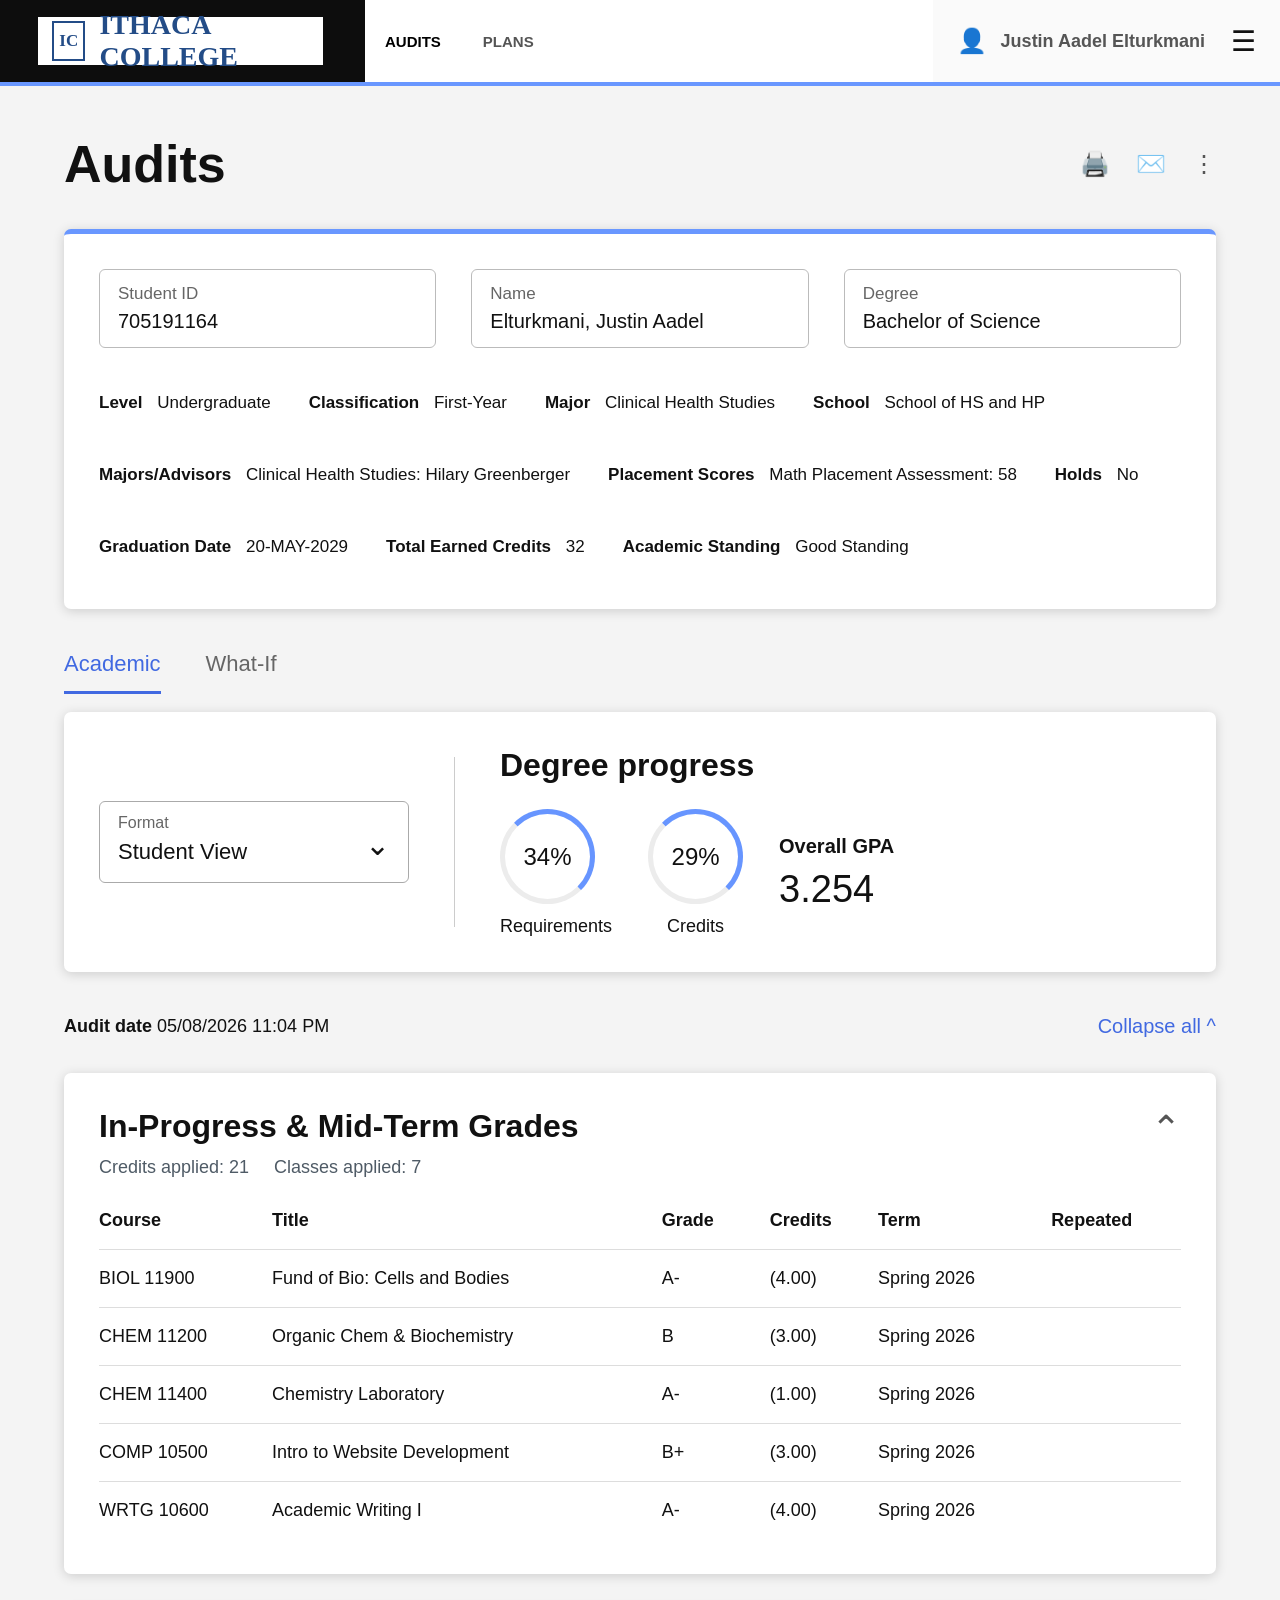
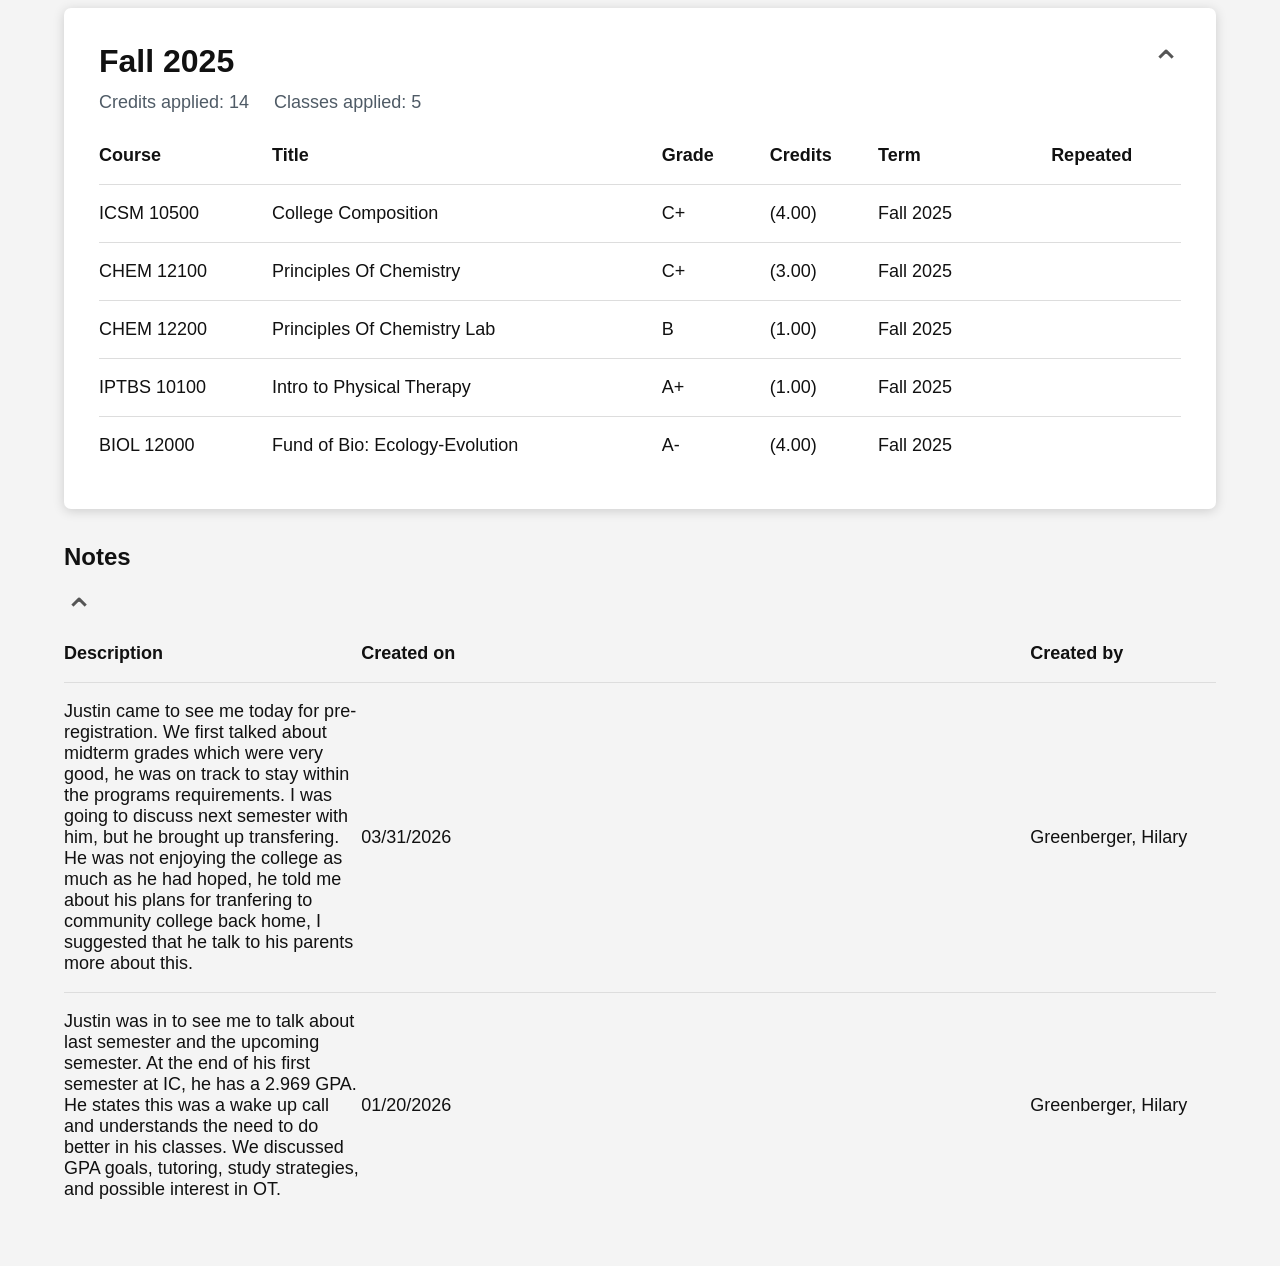
<file: index.html>
<!DOCTYPE html>
<html lang="en">
<head>
  <meta charset="UTF-8" />
  <meta name="viewport" content="width=device-width, initial-scale=1.0"/>
  <title>Ithaca College Degree Audit</title>
  <link rel="stylesheet" href="style.css"/>
</head>

<body>

  <!-- HEADER -->
  <header class="main-header">

    <div class="logo-section">
      <div class="logo-box">
        <div class="ic-logo">IC</div>
        <div class="college-name">ITHACA COLLEGE</div>
      </div>
    </div>

    <nav class="main-nav">
      <a class="active-nav">AUDITS</a>
      <a>PLANS</a>
    </nav>

    <div class="user-section">
      <div class="user-left">
        <div class="profile-circle">👤</div>
        <span>Justin Aadel Elturkmani</span>
      </div>

      <div class="menu-icon">☰</div>
    </div>

  </header>

  <div class="header-line"></div>

  <!-- PAGE -->
  <main class="page-container">

    <!-- TITLE -->
    <section class="title-row">
      <h1>Audits</h1>

      <div class="top-icons">
        <span>🖨️</span>
        <span>✉️</span>
        <span>⋮</span>
      </div>
    </section>

    <!-- TOP INFO CARD -->
    <section class="top-card">

      <div class="top-grid">

        <div class="top-box">
          <span>Student ID</span>
          <strong>705191164</strong>
        </div>

        <div class="top-box">
          <span>Name</span>
          <strong>Elturkmani, Justin Aadel</strong>
        </div>

        <div class="top-box">
          <span>Degree</span>
          <strong>Bachelor of Science</strong>
        </div>

      </div>

      <div class="info-row">
        <p><strong>Level</strong> Undergraduate</p>
        <p><strong>Classification</strong> First-Year</p>
        <p><strong>Major</strong> Clinical Health Studies</p>
        <p><strong>School</strong> School of HS and HP</p>
      </div>

      <div class="info-row">
        <p><strong>Majors/Advisors</strong> Clinical Health Studies: Hilary Greenberger</p>
        <p><strong>Placement Scores</strong> Math Placement Assessment: 58</p>
        <p><strong>Holds</strong> No</p>
      </div>

      <div class="info-row bottom-info">
        <p><strong>Graduation Date</strong> 20-MAY-2029</p>
        <p><strong>Total Earned Credits</strong> 32</p>
        <p><strong>Academic Standing</strong> Good Standing</p>
      </div>

    </section>

    <!-- TABS -->
    <nav class="tabs">
      <a class="active-tab">Academic</a>
      <a>What-If</a>
    </nav>

    <!-- PROGRESS -->
    <section class="progress-card">

      <div class="format-box">
        <span>Format</span>
        <strong>Student View</strong>
        <div class="dropdown">⌄</div>
      </div>

      <div class="vertical-line"></div>

      <div class="degree-progress">

        <h2>Degree progress</h2>

        <div class="progress-content">

          <div class="circle-group">
            <div class="circle">34%</div>
            <p>Requirements</p>
          </div>

          <div class="circle-group">
            <div class="circle">29%</div>
            <p>Credits</p>
          </div>

          <div class="gpa-box">
            <h4>Overall GPA</h4>
            <p>3.254</p>
          </div>

        </div>
      </div>

    </section>

    <!-- AUDIT ROW -->
    <section class="audit-row">
      <p><strong>Audit date</strong> 05/08/2026 11:04 PM</p>
      <a>Collapse all ^</a>
    </section>

    <!-- SPRING 2026 -->
    <section class="grades-card">

      <div class="grades-header">
        <div>
          <h1>In-Progress & Mid-Term Grades</h1>
          <p>Credits applied: 21 &nbsp;&nbsp;&nbsp; Classes applied: 7</p>
        </div>

        <div class="arrow">⌃</div>
      </div>

      <table>

        <thead>
          <tr>
            <th>Course</th>
            <th>Title</th>
            <th>Grade</th>
            <th>Credits</th>
            <th>Term</th>
            <th>Repeated</th>
          </tr>
        </thead>

        <tbody>

          <tr>
            <td>BIOL 11900</td>
            <td>Fund of Bio: Cells and Bodies</td>
            <td>A-</td>
            <td>(4.00)</td>
            <td>Spring 2026</td>
            <td></td>
          </tr>

          <tr>
            <td>CHEM 11200</td>
            <td>Organic Chem & Biochemistry</td>
            <td>B</td>
            <td>(3.00)</td>
            <td>Spring 2026</td>
            <td></td>
          </tr>

          <tr>
            <td>CHEM 11400</td>
            <td>Chemistry Laboratory</td>
            <td>A-</td>
            <td>(1.00)</td>
            <td>Spring 2026</td>
            <td></td>
          </tr>

          <tr>
            <td>COMP 10500</td>
            <td>Intro to Website Development</td>
            <td>B+</td>
            <td>(3.00)</td>
            <td>Spring 2026</td>
            <td></td>
          </tr>

          <tr>
            <td>WRTG 10600</td>
            <td>Academic Writing I</td>
            <td>A-</td>
            <td>(4.00)</td>
            <td>Spring 2026</td>
            <td></td>
          </tr>

        </tbody>

      </table>

    </section>

    <!-- FALL 2025 -->
    <section class="grades-card">

      <div class="grades-header">
        <div>
          <h1>Fall 2025</h1>
          <p>Credits applied: 14 &nbsp;&nbsp;&nbsp; Classes applied: 5</p>
        </div>

        <div class="arrow">⌃</div>
      </div>

      <table>

        <thead>
          <tr>
            <th>Course</th>
            <th>Title</th>
            <th>Grade</th>
            <th>Credits</th>
            <th>Term</th>
            <th>Repeated</th>
          </tr>
        </thead>

        <tbody>

          <tr>
            <td>ICSM 10500</td>
            <td>College Composition</td>
            <td>C+</td>
            <td>(4.00)</td>
            <td>Fall 2025</td>
            <td></td>
          </tr>

          <tr>
            <td>CHEM 12100</td>
            <td>Principles Of Chemistry</td>
            <td>C+</td>
            <td>(3.00)</td>
            <td>Fall 2025</td>
            <td></td>
          </tr>

          <tr>
            <td>CHEM 12200</td>
            <td>Principles Of Chemistry Lab</td>
            <td>B</td>
            <td>(1.00)</td>
            <td>Fall 2025</td>
            <td></td>
          </tr>

          <tr>
            <td>IPTBS 10100</td>
            <td>Intro to Physical Therapy</td>
            <td>A+</td>
            <td>(1.00)</td>
            <td>Fall 2025</td>
            <td></td>
          </tr>

          <tr>
            <td>BIOL 12000</td>
            <td>Fund of Bio: Ecology-Evolution</td>
            <td>A-</td>
            <td>(4.00)</td>
            <td>Fall 2025</td>
            <td></td>
          </tr>

        </tbody>

      </table>

    </section>

    <!-- NOTES -->
    <section class="notes-card">

      <div class="notes-header">
        <h1>Notes</h1>
        <div class="arrow">⌃</div>
      </div>

      <table>

        <thead>
          <tr>
            <th>Description</th>
            <th>Created on</th>
            <th>Created by</th>
          </tr>
        </thead>

        <tbody>

          <tr>
            <td>
              Justin came to see me today for pre-registration. We first talked about midterm grades which were very good, he was on track to stay within the programs requirements. I was going to discuss next semester with him, but he brought up transfering. He was not enjoying the college as much as he had hoped, he told me about his plans for tranfering to community college back home, I suggested that he talk to his parents more about this.
            </td>

            <td>03/31/2026</td>

            <td>Greenberger, Hilary</td>
          </tr>

          <tr>
            <td>
              Justin was in to see me to talk about last semester and the upcoming semester. At the end of his first semester at IC, he has a 2.969 GPA. He states this was a wake up call and understands the need to do better in his classes. We discussed GPA goals, tutoring, study strategies, and possible interest in OT.
            </td>

            <td>01/20/2026</td>

            <td>Greenberger, Hilary</td>
          </tr>

        </tbody>

      </table>

    </section>

  </main>

</body>
</html>
</file>
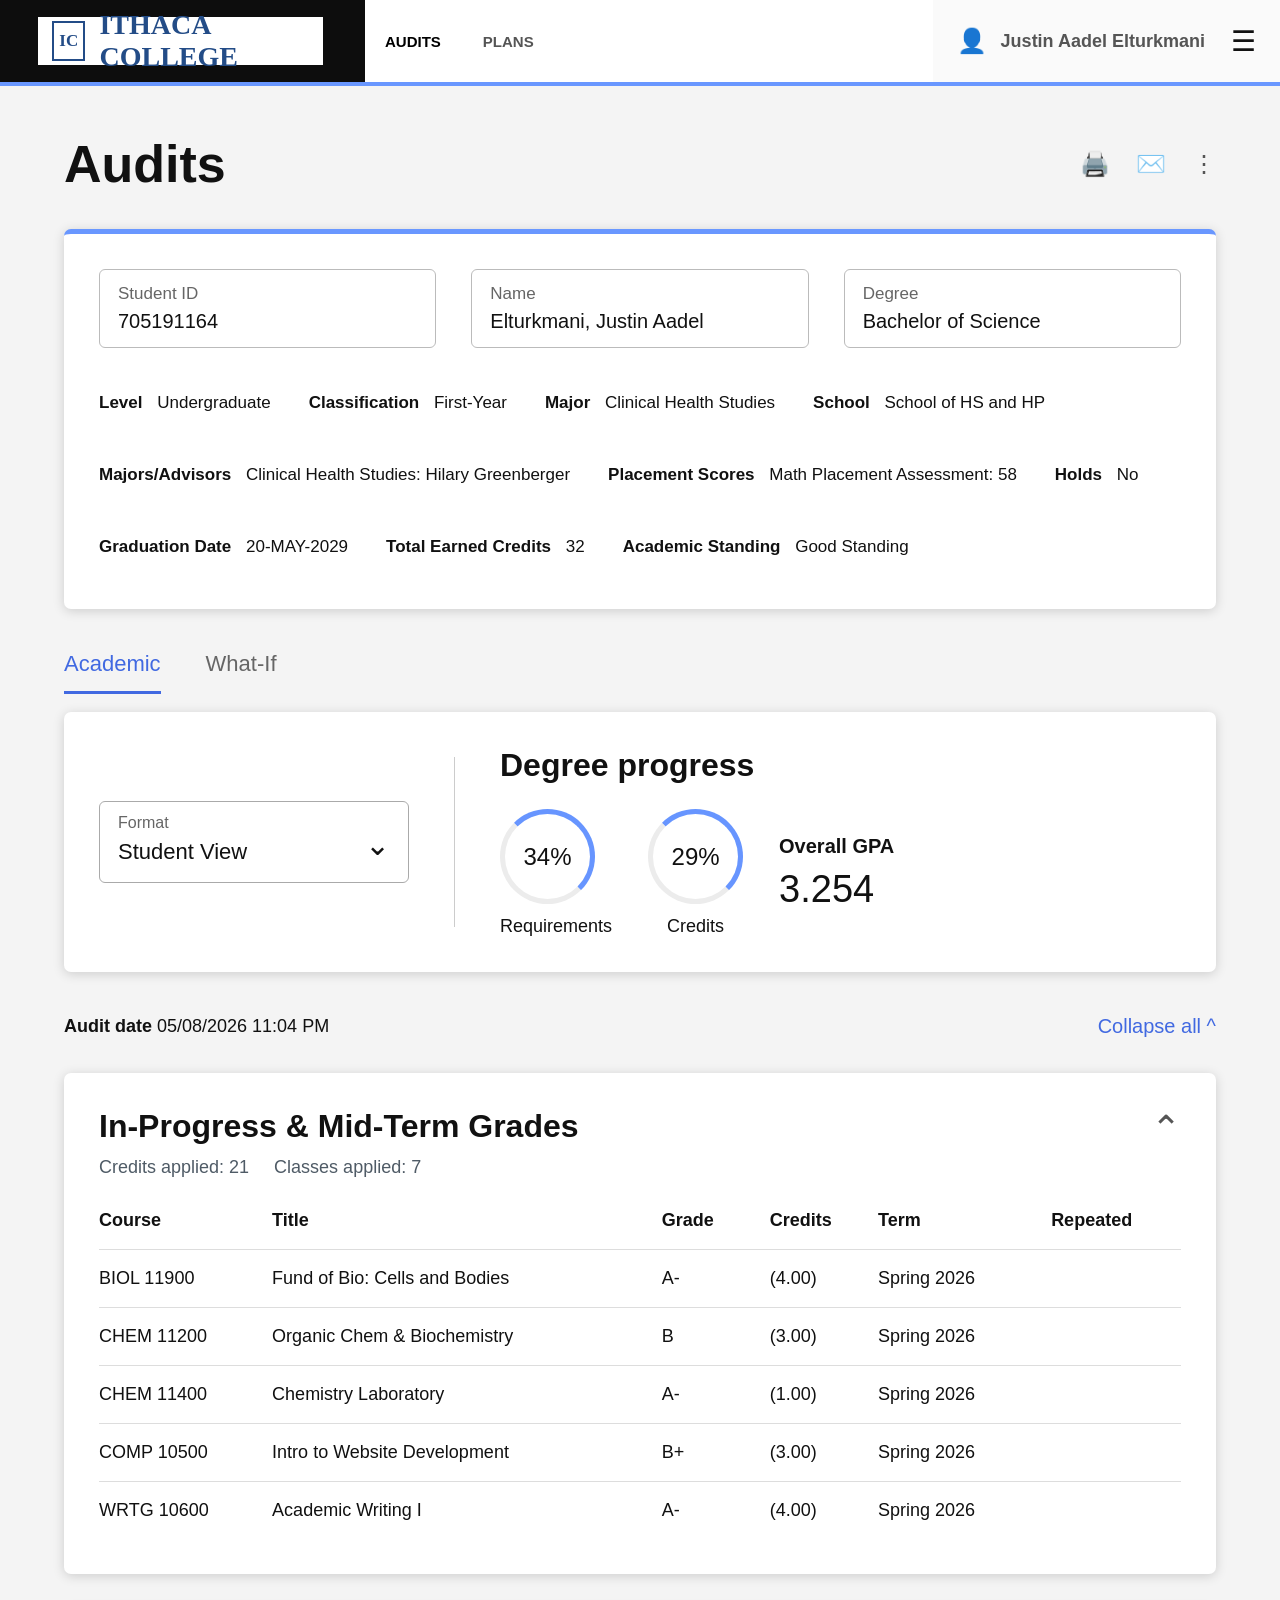
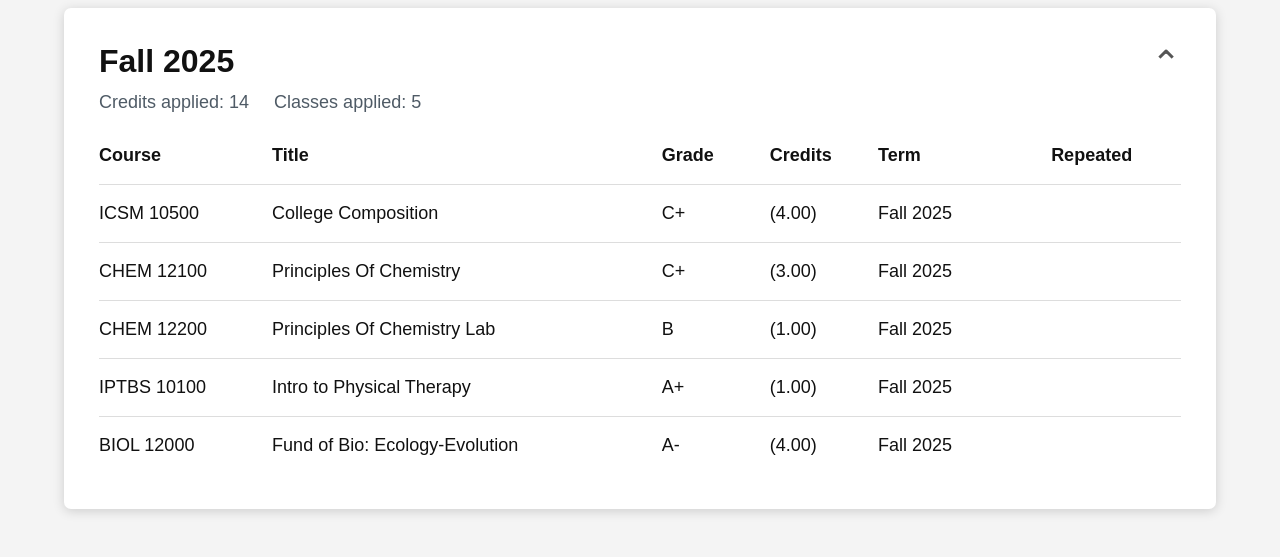
<file: web.html>
<!DOCTYPE html>
<html lang="en">
<head>
  <meta charset="UTF-8" />
  <meta name="viewport" content="width=device-width, initial-scale=1.0"/>
  <title>Ithaca College Degree Audit</title>
  <link rel="stylesheet" href="style.css"/>
</head>

<body>

  <!-- HEADER -->
  <header class="main-header">

    <div class="logo-section">
      <div class="logo-box">
        <div class="ic-logo">IC</div>
        <div class="college-name">ITHACA COLLEGE</div>
      </div>
    </div>

    <nav class="main-nav">
      <a class="active-nav">AUDITS</a>
      <a>PLANS</a>
    </nav>

    <div class="user-section">
      <div class="user-left">
        <div class="profile-circle">👤</div>
        <span>Justin Aadel Elturkmani</span>
      </div>

      <div class="menu-icon">☰</div>
    </div>

  </header>

  <div class="header-line"></div>

  <!-- PAGE -->
  <main class="page-container">

    <!-- TITLE -->
    <section class="title-row">
      <h1>Audits</h1>

      <div class="top-icons">
        <span>🖨️</span>
        <span>✉️</span>
        <span>⋮</span>
      </div>
    </section>

    <!-- TOP INFO CARD -->
    <section class="top-card">

      <div class="top-grid">

        <div class="top-box">
          <span>Student ID</span>
          <strong>705191164</strong>
        </div>

        <div class="top-box">
          <span>Name</span>
          <strong>Elturkmani, Justin Aadel</strong>
        </div>

        <div class="top-box">
          <span>Degree</span>
          <strong>Bachelor of Science</strong>
        </div>

      </div>

      <div class="info-row">
        <p><strong>Level</strong> Undergraduate</p>
        <p><strong>Classification</strong> First-Year</p>
        <p><strong>Major</strong> Clinical Health Studies</p>
        <p><strong>School</strong> School of HS and HP</p>
      </div>

      <div class="info-row">
        <p><strong>Majors/Advisors</strong> Clinical Health Studies: Hilary Greenberger</p>
        <p><strong>Placement Scores</strong> Math Placement Assessment: 58</p>
        <p><strong>Holds</strong> No</p>
      </div>

      <div class="info-row bottom-info">
        <p><strong>Graduation Date</strong> 20-MAY-2029</p>
        <p><strong>Total Earned Credits</strong> 32</p>
        <p><strong>Academic Standing</strong> Good Standing</p>
      </div>

    </section>

    <!-- TABS -->
    <nav class="tabs">
      <a class="active-tab">Academic</a>
      <a>What-If</a>
    </nav>

    <!-- PROGRESS -->
    <section class="progress-card">

      <div class="format-box">
        <span>Format</span>
        <strong>Student View</strong>
        <div class="dropdown">⌄</div>
      </div>

      <div class="vertical-line"></div>

      <div class="degree-progress">

        <h2>Degree progress</h2>

        <div class="progress-content">

          <div class="circle-group">
            <div class="circle">34%</div>
            <p>Requirements</p>
          </div>

          <div class="circle-group">
            <div class="circle">29%</div>
            <p>Credits</p>
          </div>

          <div class="gpa-box">
            <h4>Overall GPA</h4>
            <p>3.254</p>
          </div>

        </div>
      </div>

    </section>

    <!-- AUDIT ROW -->
    <section class="audit-row">
      <p><strong>Audit date</strong> 05/08/2026 11:04 PM</p>
      <a>Collapse all ^</a>
    </section>

    <!-- SPRING 2026 -->
    <section class="grades-card">

      <div class="grades-header">
        <div>
          <h1>In-Progress & Mid-Term Grades</h1>
          <p>Credits applied: 21 &nbsp;&nbsp;&nbsp; Classes applied: 7</p>
        </div>

        <div class="arrow">⌃</div>
      </div>

      <table>

        <thead>
          <tr>
            <th>Course</th>
            <th>Title</th>
            <th>Grade</th>
            <th>Credits</th>
            <th>Term</th>
            <th>Repeated</th>
          </tr>
        </thead>

        <tbody>

          <tr>
            <td>BIOL 11900</td>
            <td>Fund of Bio: Cells and Bodies</td>
            <td>A-</td>
            <td>(4.00)</td>
            <td>Spring 2026</td>
            <td></td>
          </tr>

          <tr>
            <td>CHEM 11200</td>
            <td>Organic Chem & Biochemistry</td>
            <td>B</td>
            <td>(3.00)</td>
            <td>Spring 2026</td>
            <td></td>
          </tr>

          <tr>
            <td>CHEM 11400</td>
            <td>Chemistry Laboratory</td>
            <td>A-</td>
            <td>(1.00)</td>
            <td>Spring 2026</td>
            <td></td>
          </tr>

          <tr>
            <td>COMP 10500</td>
            <td>Intro to Website Development</td>
            <td>B+</td>
            <td>(3.00)</td>
            <td>Spring 2026</td>
            <td></td>
          </tr>

          <tr>
            <td>WRTG 10600</td>
            <td>Academic Writing I</td>
            <td>A-</td>
            <td>(4.00)</td>
            <td>Spring 2026</td>
            <td></td>
          </tr>

        </tbody>

      </table>

    </section>

    <!-- FALL 2025 -->
    <section class="grades-card">

      <div class="grades-header">
        <div>
          <h1>Fall 2025</h1>
          <p>Credits applied: 14 &nbsp;&nbsp;&nbsp; Classes applied: 5</p>
        </div>

        <div class="arrow">⌃</div>
      </div>

      <table>

        <thead>
          <tr>
            <th>Course</th>
            <th>Title</th>
            <th>Grade</th>
            <th>Credits</th>
            <th>Term</th>
            <th>Repeated</th>
          </tr>
        </thead>

        <tbody>

          <tr>
            <td>ICSM 10500</td>
            <td>College Composition</td>
            <td>C+</td>
            <td>(4.00)</td>
            <td>Fall 2025</td>
            <td></td>
          </tr>

          <tr>
            <td>CHEM 12100</td>
            <td>Principles Of Chemistry</td>
            <td>C+</td>
            <td>(3.00)</td>
            <td>Fall 2025</td>
            <td></td>
          </tr>

          <tr>
            <td>CHEM 12200</td>
            <td>Principles Of Chemistry Lab</td>
            <td>B</td>
            <td>(1.00)</td>
            <td>Fall 2025</td>
            <td></td>
          </tr>

          <tr>
            <td>IPTBS 10100</td>
            <td>Intro to Physical Therapy</td>
            <td>A+</td>
            <td>(1.00)</td>
            <td>Fall 2025</td>
            <td></td>
          </tr>

          <tr>
            <td>BIOL 12000</td>
            <td>Fund of Bio: Ecology-Evolution</td>
            <td>A-</td>
            <td>(4.00)</td>
            <td>Fall 2025</td>
            <td></td>
          </tr>

        </tbody>

      </table>

    </section>

  </main>

</body>
</html>
</file>
<file: style.css>
* {
  box-sizing: border-box;
}

body {
  margin: 0;
  background: #f4f4f4;
  font-family: Arial, Helvetica, sans-serif;
  color: #111;
}

/* HEADER */

.main-header {
  height: 82px;
  background: white;
  display: flex;
  align-items: center;
}

.logo-section {
  width: 365px;
  height: 82px;
  background: #0d0d0d;
  display: flex;
  align-items: center;
  padding-left: 38px;
}

.logo-box {
  width: 285px;
  height: 48px;
  background: white;
  display: flex;
  align-items: center;
  padding: 0 14px;
  gap: 14px;
}

.ic-logo {
  width: 40px;
  height: 40px;
  border: 2px solid #234c87;
  color: #234c87;
  display: flex;
  align-items: center;
  justify-content: center;
  font-weight: bold;
  font-size: 17px;
  font-family: Georgia, serif;
}

.college-name {
  color: #234c87;
  font-size: 28px;
  font-family: Georgia, serif;
  font-weight: bold;
}

.main-nav {
  display: flex;
  gap: 42px;
  margin-left: 20px;
}

.main-nav a {
  text-decoration: none;
  color: #555;
  font-size: 15px;
  font-weight: bold;
  cursor: pointer;
}

.active-nav {
  color: black !important;
}

.user-section {
  margin-left: auto;
  height: 82px;
  display: flex;
  align-items: center;
  padding: 0 24px;
  background: #fafafa;
  gap: 26px;
}

.user-left {
  display: flex;
  align-items: center;
  gap: 14px;
  font-weight: bold;
  color: #555;
  font-size: 18px;
}

.profile-circle {
  font-size: 24px;
}

.menu-icon {
  font-size: 28px;
  cursor: pointer;
}

.header-line {
  height: 4px;
  background: #6997ff;
}

/* PAGE */

.page-container {
  width: 90%;
  margin: 48px auto;
}

/* TITLE */

.title-row {
  display: flex;
  justify-content: space-between;
  align-items: center;
  margin-bottom: 35px;
}

.title-row h1 {
  margin: 0;
  font-size: 52px;
}

.top-icons {
  display: flex;
  gap: 26px;
  font-size: 24px;
  color: #555;
}

/* CARDS */

.top-card,
.progress-card,
.grades-card {
  background: white;
  border-radius: 7px;
  box-shadow: 0 2px 12px rgba(0,0,0,0.16);
}

/* TOP CARD */

.top-card {
  padding: 35px;
  border-top: 5px solid #6997ff;
}

.top-grid {
  display: grid;
  grid-template-columns: repeat(3, 1fr);
  gap: 35px;
  margin-bottom: 28px;
}

.top-box {
  border: 1px solid #bbb;
  border-radius: 6px;
  padding: 14px 18px;
}

.top-box span {
  display: block;
  color: #666;
  margin-bottom: 6px;
  font-size: 17px;
}

.top-box strong {
  font-size: 20px;
  font-weight: normal;
}

.info-row {
  display: flex;
  flex-wrap: wrap;
  gap: 38px;
  margin-bottom: 18px;
  font-size: 17px;
}

.info-row strong {
  margin-right: 10px;
}

.bottom-info {
  margin-bottom: 0;
}

/* TABS */

.tabs {
  display: flex;
  gap: 45px;
  margin: 42px 0 18px;
}

.tabs a {
  font-size: 22px;
  text-decoration: none;
  color: #666;
  padding-bottom: 14px;
  cursor: pointer;
}

.active-tab {
  color: #4169e1 !important;
  border-bottom: 3px solid #4169e1;
}

/* PROGRESS */

.progress-card {
  display: flex;
  align-items: center;
  padding: 35px;
  min-height: 250px;
}

.format-box {
  width: 310px;
  height: 82px;
  border: 1px solid #aaa;
  border-radius: 6px;
  padding: 12px 18px;
  position: relative;
}

.format-box span {
  display: block;
  color: #666;
  margin-bottom: 7px;
}

.format-box strong {
  font-size: 22px;
  font-weight: normal;
}

.dropdown {
  position: absolute;
  right: 18px;
  top: 25px;
  font-size: 30px;
}

.vertical-line {
  height: 170px;
  border-left: 1px solid #ccc;
  margin: 0 45px;
}

.degree-progress h2 {
  margin: 0 0 25px;
  font-size: 32px;
}

.progress-content {
  display: flex;
  align-items: center;
  gap: 36px;
}

.circle-group {
  text-align: center;
}

.circle {
  width: 95px;
  height: 95px;
  border-radius: 50%;
  border: 5px solid #ececec;
  border-top-color: #6795ff;
  border-right-color: #6795ff;
  display: flex;
  align-items: center;
  justify-content: center;
  font-size: 24px;
  margin-bottom: 12px;
}

.circle-group p {
  margin: 0;
  font-size: 18px;
}

.gpa-box h4 {
  margin: 0 0 10px;
  font-size: 20px;
}

.gpa-box p {
  margin: 0;
  font-size: 38px;
}

/* AUDIT ROW */

.audit-row {
  display: flex;
  justify-content: space-between;
  align-items: center;
  margin: 26px 0 18px;
}

.audit-row p {
  font-size: 18px;
}

.audit-row a {
  color: #4169e1;
  text-decoration: none;
  font-size: 20px;
}

/* GRADES */

.grades-card {
  padding: 35px;
  margin-bottom: 34px;
}

.grades-header {
  display: flex;
  justify-content: space-between;
  align-items: flex-start;
}

.grades-header h1 {
  margin: 0 0 12px;
  font-size: 32px;
}

.grades-header p {
  margin: 0 0 22px;
  color: #4f5b66;
  font-size: 18px;
}

.arrow {
  font-size: 36px;
  color: #555;
}

/* TABLE */

table {
  width: 100%;
  border-collapse: collapse;
  font-size: 18px;
}

th {
  text-align: left;
  padding: 10px 0 18px;
  font-weight: bold;
}

td {
  padding: 18px 0;
  border-top: 1px solid #ddd;
}

th:nth-child(1),
td:nth-child(1) {
  width: 16%;
}

th:nth-child(2),
td:nth-child(2) {
  width: 36%;
}

th:nth-child(3),
td:nth-child(3) {
  width: 10%;
}

th:nth-child(4),
td:nth-child(4) {
  width: 10%;
}

th:nth-child(5),
td:nth-child(5) {
  width: 16%;
}

th:nth-child(6),
td:nth-child(6) {
  width: 12%;
}

/* MOBILE */

@media (max-width: 900px) {

  .main-header {
    flex-direction: column;
    height: auto;
  }

  .logo-section,
  .user-section {
    width: 100%;
  }

  .top-grid {
    grid-template-columns: 1fr;
  }

  .progress-card {
    flex-direction: column;
    align-items: flex-start;
    gap: 30px;
  }

  .vertical-line {
    display: none;
  }

  .progress-content {
    flex-wrap: wrap;
  }

  table {
    font-size: 14px;
  }

  .title-row h1 {
    font-size: 40px;
  }

}
</file>
